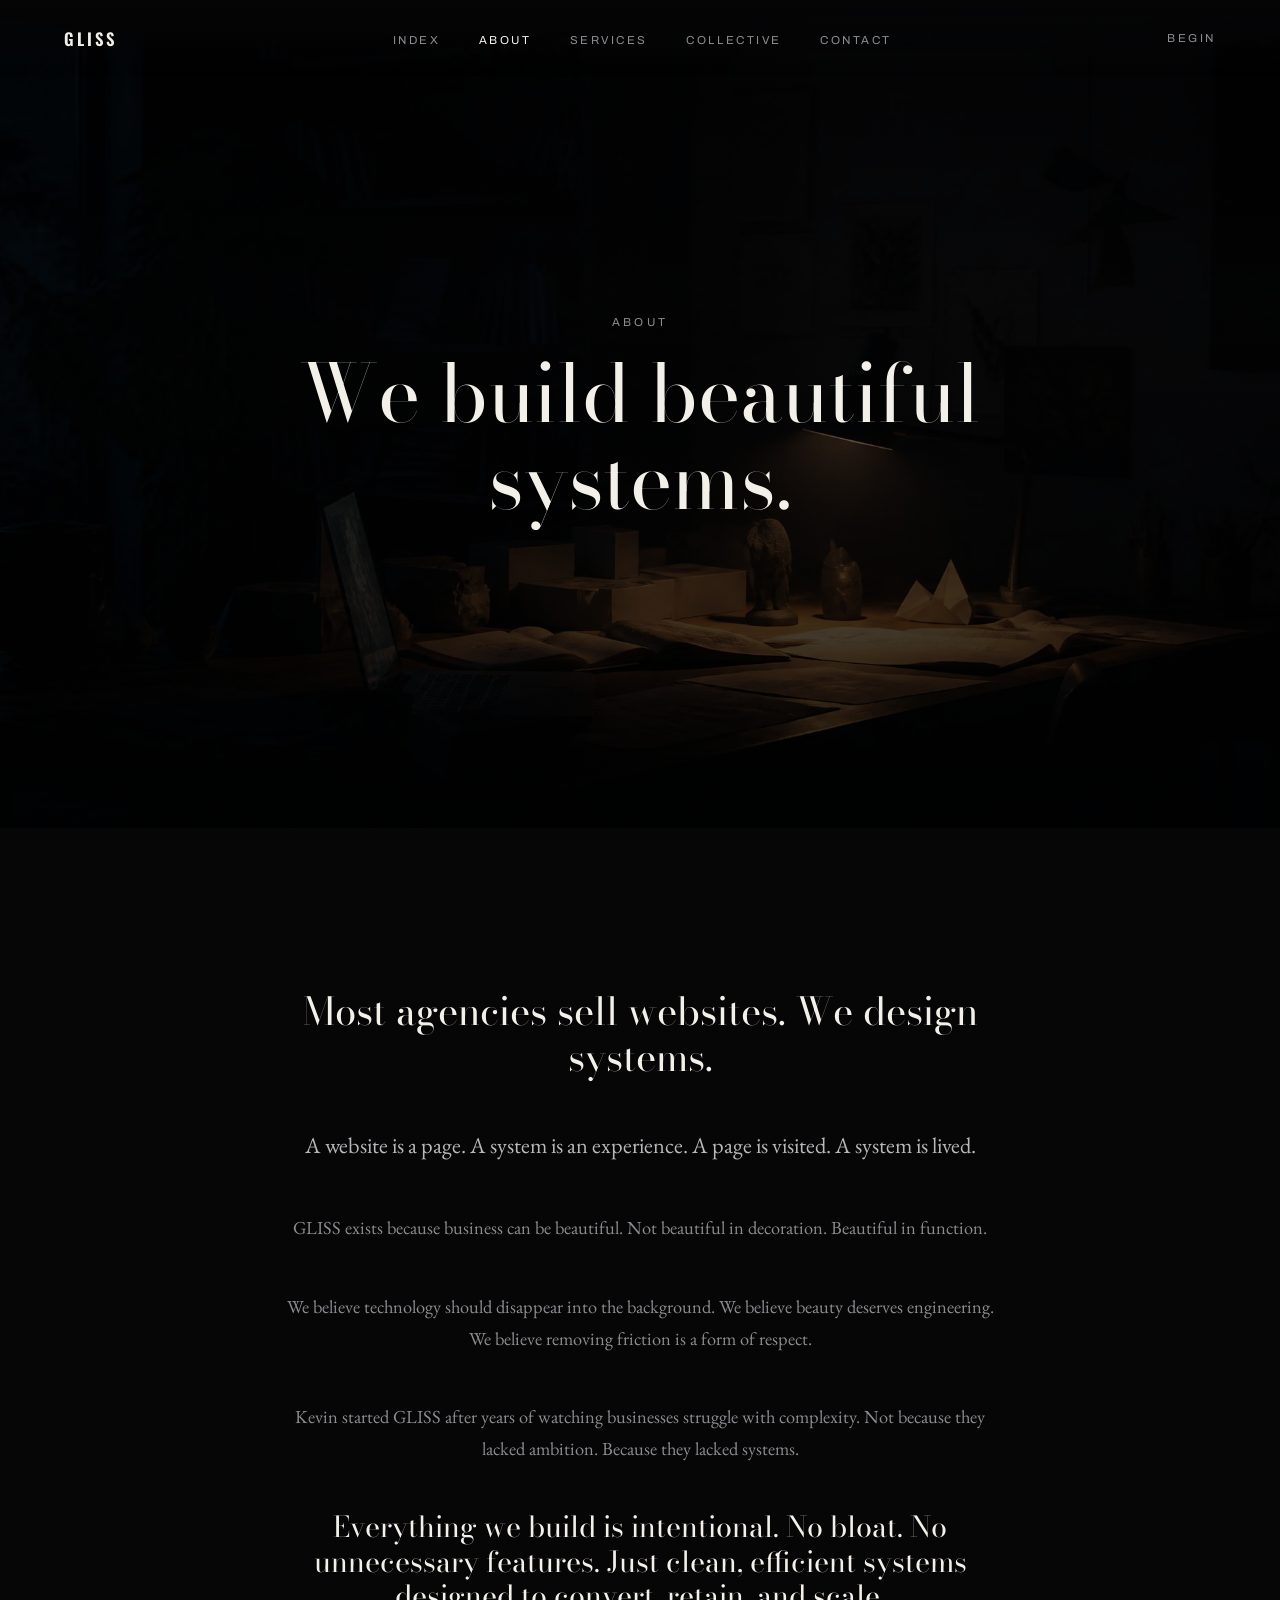
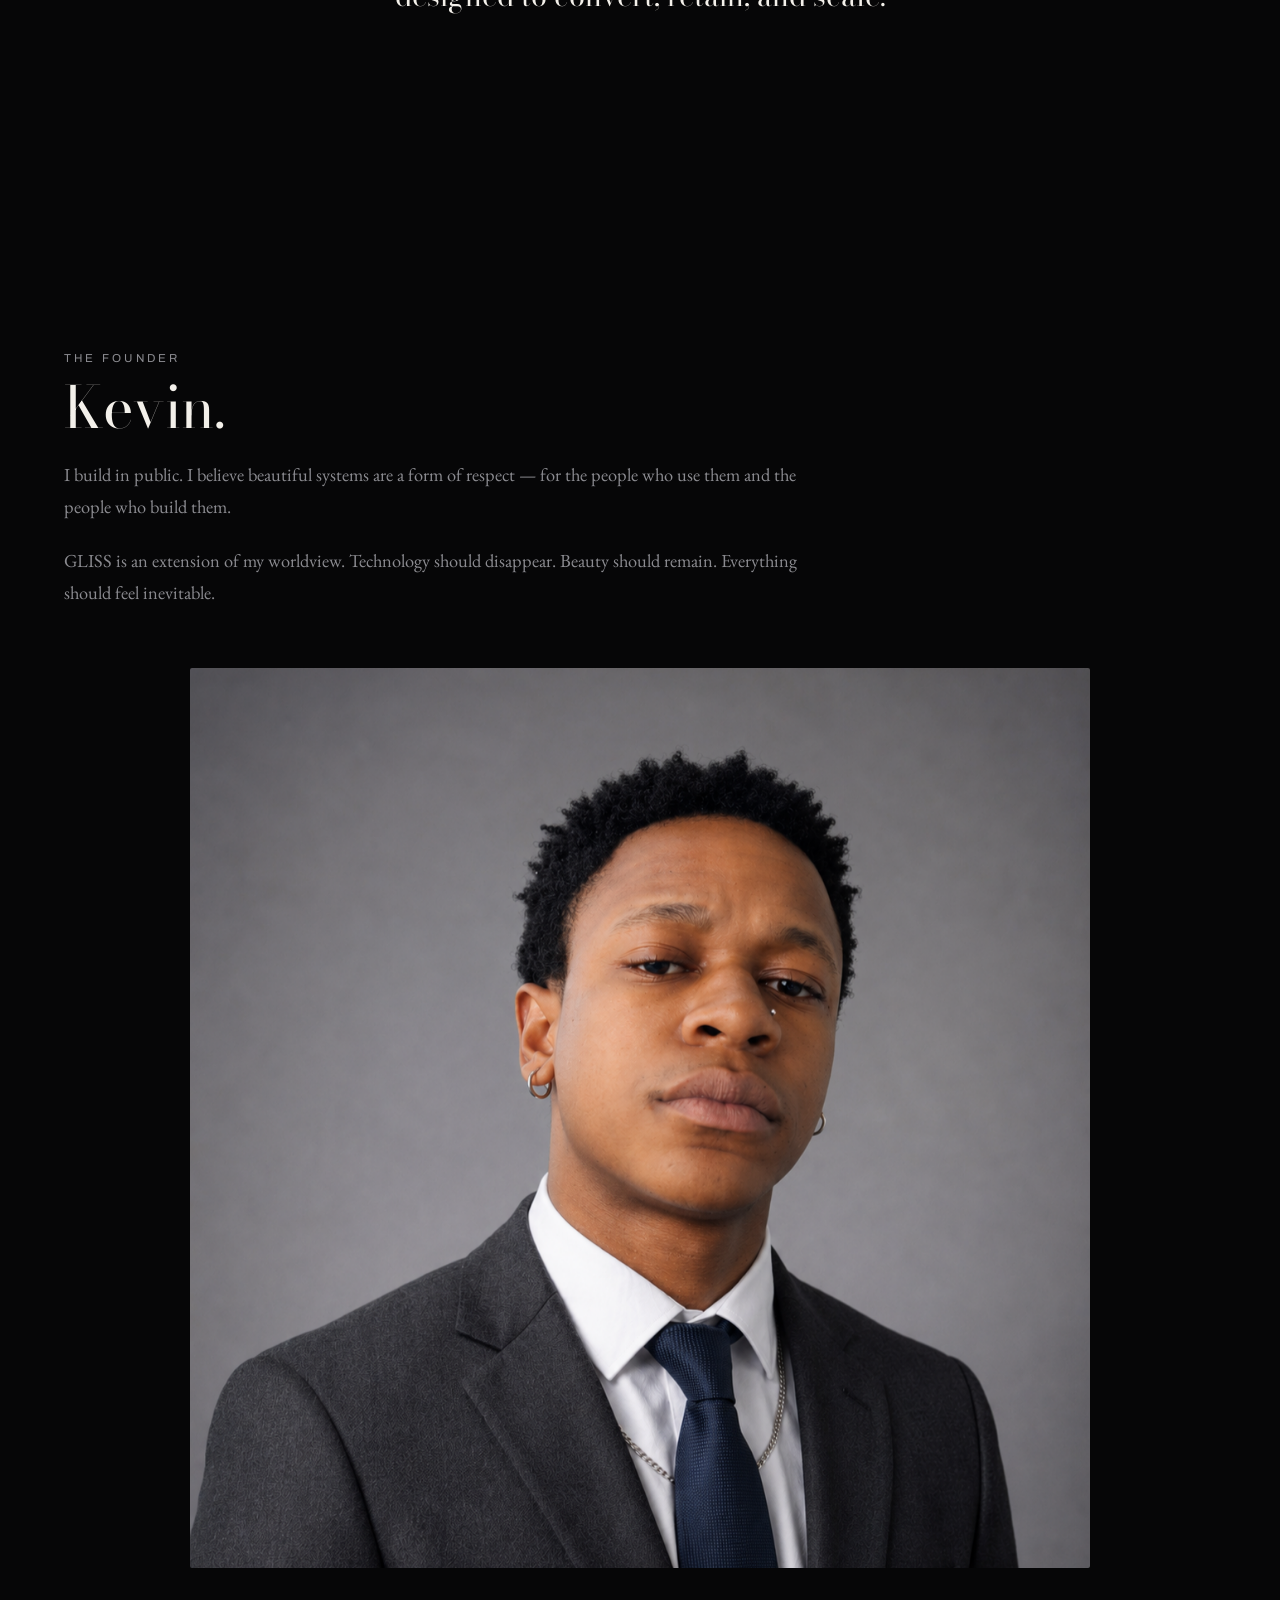
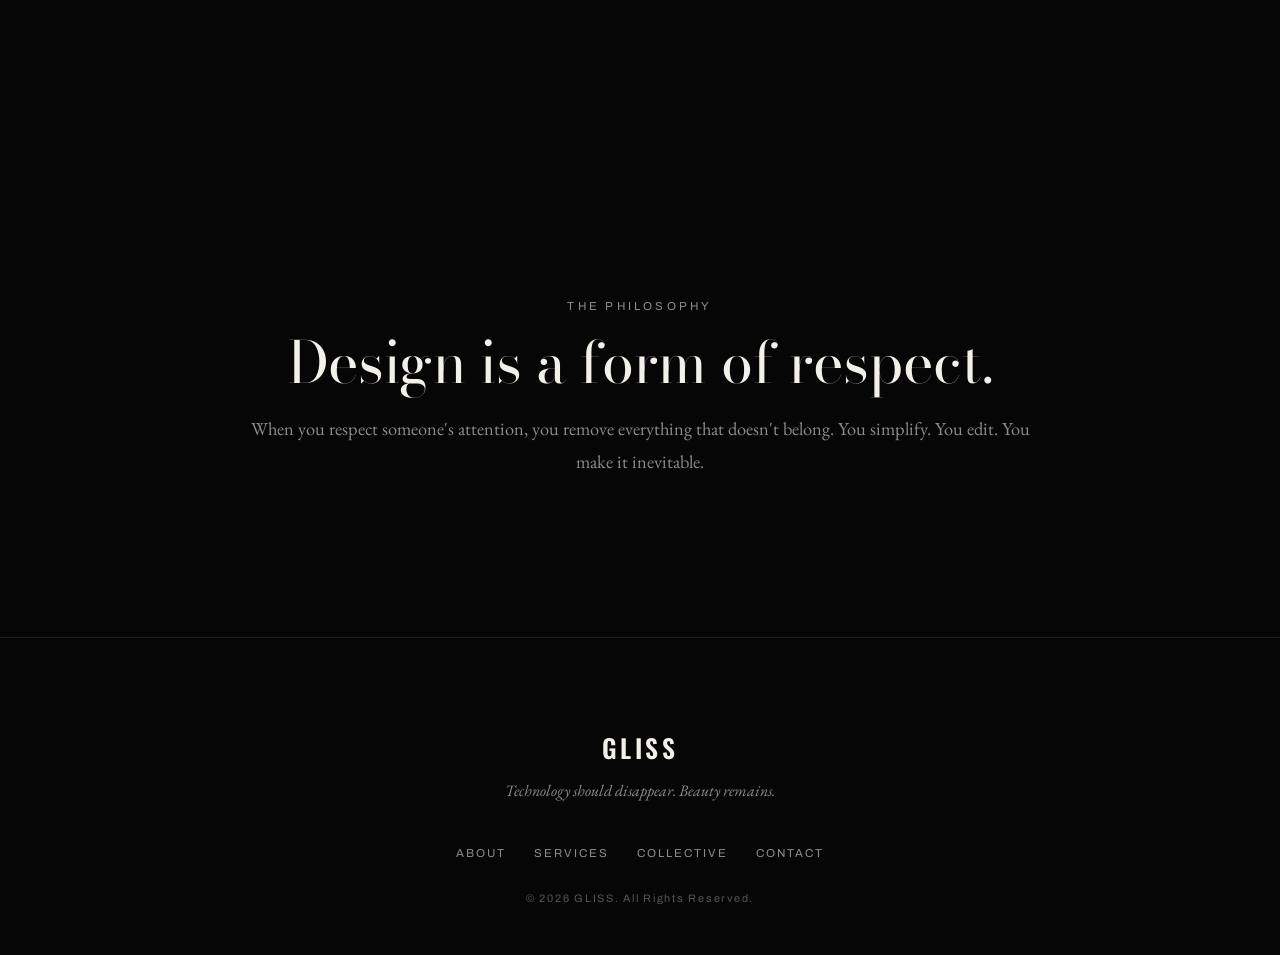
<file: about.html>
<!DOCTYPE html>
<html lang="en">
<head>
<meta charset="UTF-8">
<meta name="viewport" content="width=device-width, initial-scale=1.0">
<title>About — GLISS</title>
<meta name="description" content="We build beautiful systems. Most agencies sell websites. We design systems.">
<link rel="icon" href="favicon.ico">
<link rel="preconnect" href="https://fonts.googleapis.com">
<link rel="preconnect" href="https://fonts.gstatic.com" crossorigin>
<link href="https://fonts.googleapis.com/css2?family=Bodoni+Moda:ital,wght@0,400;0,500;1,400&family=EB+Garamond:ital,wght@0,400;0,500;1,400&family=Archivo:wght@400;500;600&family=Oswald:wght@500;600&display=swap" rel="stylesheet">
<link rel="stylesheet" href="style.css">
</head>
<body>

<nav class="nav">
  <a href="index.html" class="nav__logo">GLISS</a>
  <ul class="nav__links">
    <li><a href="index.html">Index</a></li>
    <li><a href="about.html" class="active">About</a></li>
    <li><a href="services.html">Services</a></li>
    <li><a href="collective.html">Collective</a></li>
    <li><a href="contact.html">Contact</a></li>
  </ul>
  <a href="https://wa.me/27714636308?text=Hi%20GLISS%2C%20I%27d%20like%20to%20begin." class="nav__begin" target="_blank" rel="noopener">Begin</a>
  <button class="nav__toggle" aria-label="Menu"><span></span><span></span><span></span></button>
</nav>

<div class="mobile-menu">
  <a href="index.html">Index</a>
  <a href="about.html">About</a>
  <a href="services.html">Services</a>
  <a href="collective.html">Collective</a>
  <a href="contact.html">Contact</a>
</div>

<!-- HERO -->
<section class="hero hero--tall">
  <img class="hero__bg" src="images/about-hero.jpg" alt="" style="opacity:0.5;">
  <div class="hero__scrim"></div>
  <div class="hero__content">
    <p class="label hero__label">About</p>
    <h1 class="hero__title" data-split-words>We build beautiful systems.</h1>
  </div>
</section>

<!-- PHILOSOPHY BLOCKS -->
<section class="section section--dark" style="text-align:center;">
  <div class="about-block reveal">
    <h2 class="title-md">Most agencies sell websites. We design systems.</h2>
  </div>
  <div class="about-block reveal">
    <p class="body-copy body-copy--lg">A website is a page. A system is an experience. A page is visited. A system is lived.</p>
  </div>
  <div class="about-block reveal">
    <p class="body-copy">GLISS exists because business can be beautiful. Not beautiful in decoration. Beautiful in function.</p>
  </div>
  <div class="about-block reveal">
    <p class="body-copy">We believe technology should disappear into the background. We believe beauty deserves engineering. We believe removing friction is a form of respect.</p>
  </div>
  <div class="about-block reveal">
    <p class="body-copy">Kevin started GLISS after years of watching businesses struggle with complexity. Not because they lacked ambition. Because they lacked systems.</p>
  </div>
  <div class="about-block reveal">
    <p class="title-md" style="font-size:clamp(1.3rem,2.6vw,1.8rem);">Everything we build is intentional. No bloat. No unnecessary features. Just clean, efficient systems designed to convert, retain, and scale.</p>
  </div>
</section>

<!-- FOUNDER -->
<section class="section section--dark">
  <div class="section__inner section__inner--left reveal">
    <p class="label">The Founder</p>
    <h2 class="title-lg" style="margin-top:6px;">Kevin.</h2>
    <p class="body-copy">I build in public. I believe beautiful systems are a form of respect — for the people who use them and the people who build them.</p>
    <p class="body-copy">GLISS is an extension of my worldview. Technology should disappear. Beauty should remain. Everything should feel inevitable.</p>
  </div>

  <div class="founder-portrait reveal">
    <img src="images/about-door.jpg" alt="An open wooden door set into an old stone archway, warm light spilling onto wet cobblestone.">
  </div>
</section>

<!-- PHILOSOPHY -->
<section class="section section--dark" style="text-align:center;">
  <div class="section__inner reveal">
    <p class="label">The Philosophy</p>
    <h2 class="title-lg">Design is a form of respect.</h2>
    <p class="body-copy">When you respect someone's attention, you remove everything that doesn't belong. You simplify. You edit. You make it inevitable.</p>
  </div>
</section>

<footer class="footer">
  <div class="footer__logo">GLISS</div>
  <p class="footer__tag">Technology should disappear. Beauty remains.</p>
  <ul class="footer__links">
    <li><a href="about.html">About</a></li>
    <li><a href="services.html">Services</a></li>
    <li><a href="collective.html">Collective</a></li>
    <li><a href="contact.html">Contact</a></li>
  </ul>
  <p class="footer__copy">© 2026 GLISS. All Rights Reserved.</p>
</footer>

<script src="script.js"></script>
</body>
</html>
</file>
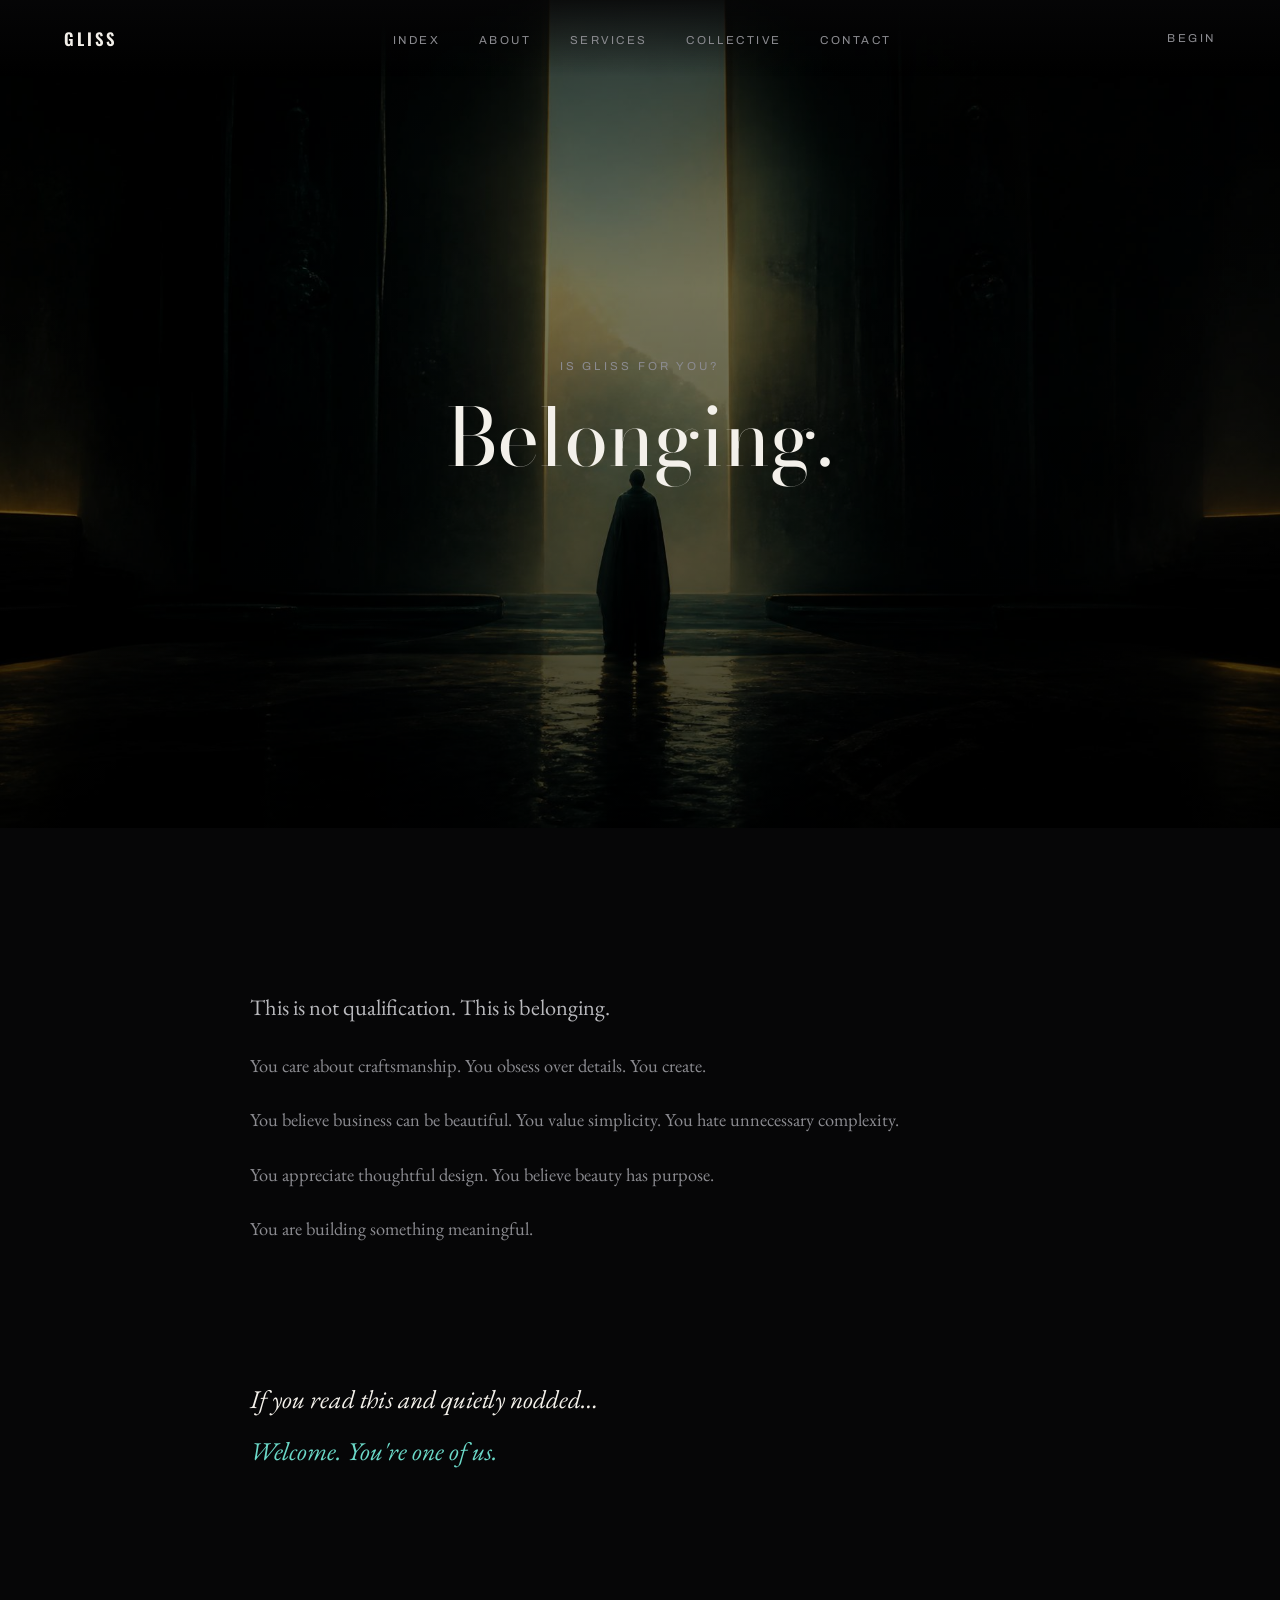
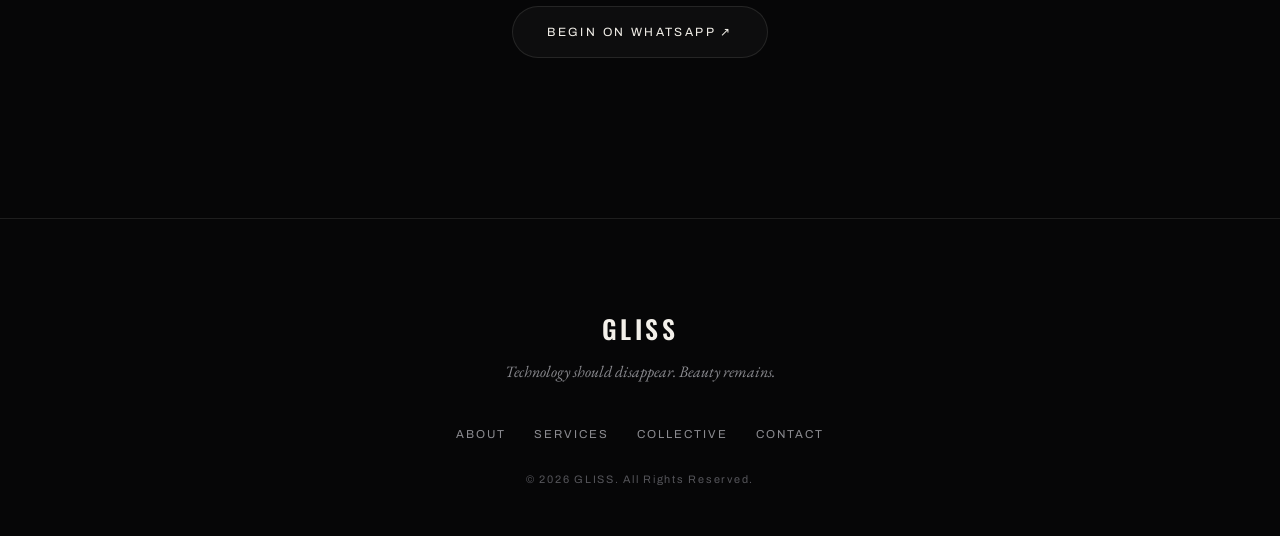
<file: belonging.html>
<!DOCTYPE html>
<html lang="en">
<head>
<meta charset="UTF-8">
<meta name="viewport" content="width=device-width, initial-scale=1.0">
<title>Belonging — GLISS</title>
<meta name="description" content="Is GLISS for you? This is not qualification. This is belonging.">
<link rel="icon" href="favicon.ico">
<link rel="preconnect" href="https://fonts.googleapis.com">
<link rel="preconnect" href="https://fonts.gstatic.com" crossorigin>
<link href="https://fonts.googleapis.com/css2?family=Bodoni+Moda:ital,wght@0,400;0,500;1,400&family=EB+Garamond:ital,wght@0,400;0,500;1,400&family=Archivo:wght@400;500;600&family=Oswald:wght@500;600&display=swap" rel="stylesheet">
<link rel="stylesheet" href="style.css">
</head>
<body>

<nav class="nav">
  <a href="index.html" class="nav__logo">GLISS</a>
  <ul class="nav__links">
    <li><a href="index.html">Index</a></li>
    <li><a href="about.html">About</a></li>
    <li><a href="services.html">Services</a></li>
    <li><a href="collective.html">Collective</a></li>
    <li><a href="contact.html">Contact</a></li>
  </ul>
  <a href="https://wa.me/27714636308?text=Hi%20GLISS%2C%20I%27d%20like%20to%20begin." class="nav__begin" target="_blank" rel="noopener">Begin</a>
  <button class="nav__toggle" aria-label="Menu"><span></span><span></span><span></span></button>
</nav>

<div class="mobile-menu">
  <a href="index.html">Index</a>
  <a href="about.html">About</a>
  <a href="services.html">Services</a>
  <a href="collective.html">Collective</a>
  <a href="contact.html">Contact</a>
</div>

<!-- HERO -->
<section class="hero hero--tall">
  <img class="hero__bg" src="images/belonging-hero.jpg" alt="" style="opacity:0.55;">
  <div class="hero__scrim"></div>
  <div class="hero__content">
    <p class="label hero__label">Is GLISS For You?</p>
    <h1 class="hero__title" data-split-words>Belonging.</h1>
  </div>
</section>

<!-- COPY -->
<section class="section section--dark">
  <div class="section__inner reveal">
    <p class="body-copy body-copy--lg">This is not qualification. This is belonging.</p>
    <p class="body-copy">You care about craftsmanship. You obsess over details. You create.</p>
    <p class="body-copy">You believe business can be beautiful. You value simplicity. You hate unnecessary complexity.</p>
    <p class="body-copy">You appreciate thoughtful design. You believe beauty has purpose.</p>
    <p class="body-copy">You are building something meaningful.</p>
  </div>

  <div class="spacer"></div>

  <div class="section__inner reveal">
    <p class="accent-line" style="color:var(--off-white); font-size:clamp(1.2rem,2.6vw,1.6rem);">If you read this and quietly nodded&hellip;</p>
    <p class="accent-line" style="font-size:clamp(1.2rem,2.6vw,1.6rem);">Welcome. You're one of us.</p>
  </div>

  <div class="spacer"></div>

  <div class="section__inner reveal" style="text-align:center;">
    <a href="https://wa.me/27714636308?text=Hi%20GLISS%2C%20I%27d%20like%20to%20begin." class="btn" target="_blank" rel="noopener">Begin on WhatsApp ↗</a>
  </div>
</section>

<footer class="footer">
  <div class="footer__logo">GLISS</div>
  <p class="footer__tag">Technology should disappear. Beauty remains.</p>
  <ul class="footer__links">
    <li><a href="about.html">About</a></li>
    <li><a href="services.html">Services</a></li>
    <li><a href="collective.html">Collective</a></li>
    <li><a href="contact.html">Contact</a></li>
  </ul>
  <p class="footer__copy">© 2026 GLISS. All Rights Reserved.</p>
</footer>

<script src="script.js"></script>
</body>
</html>
</file>
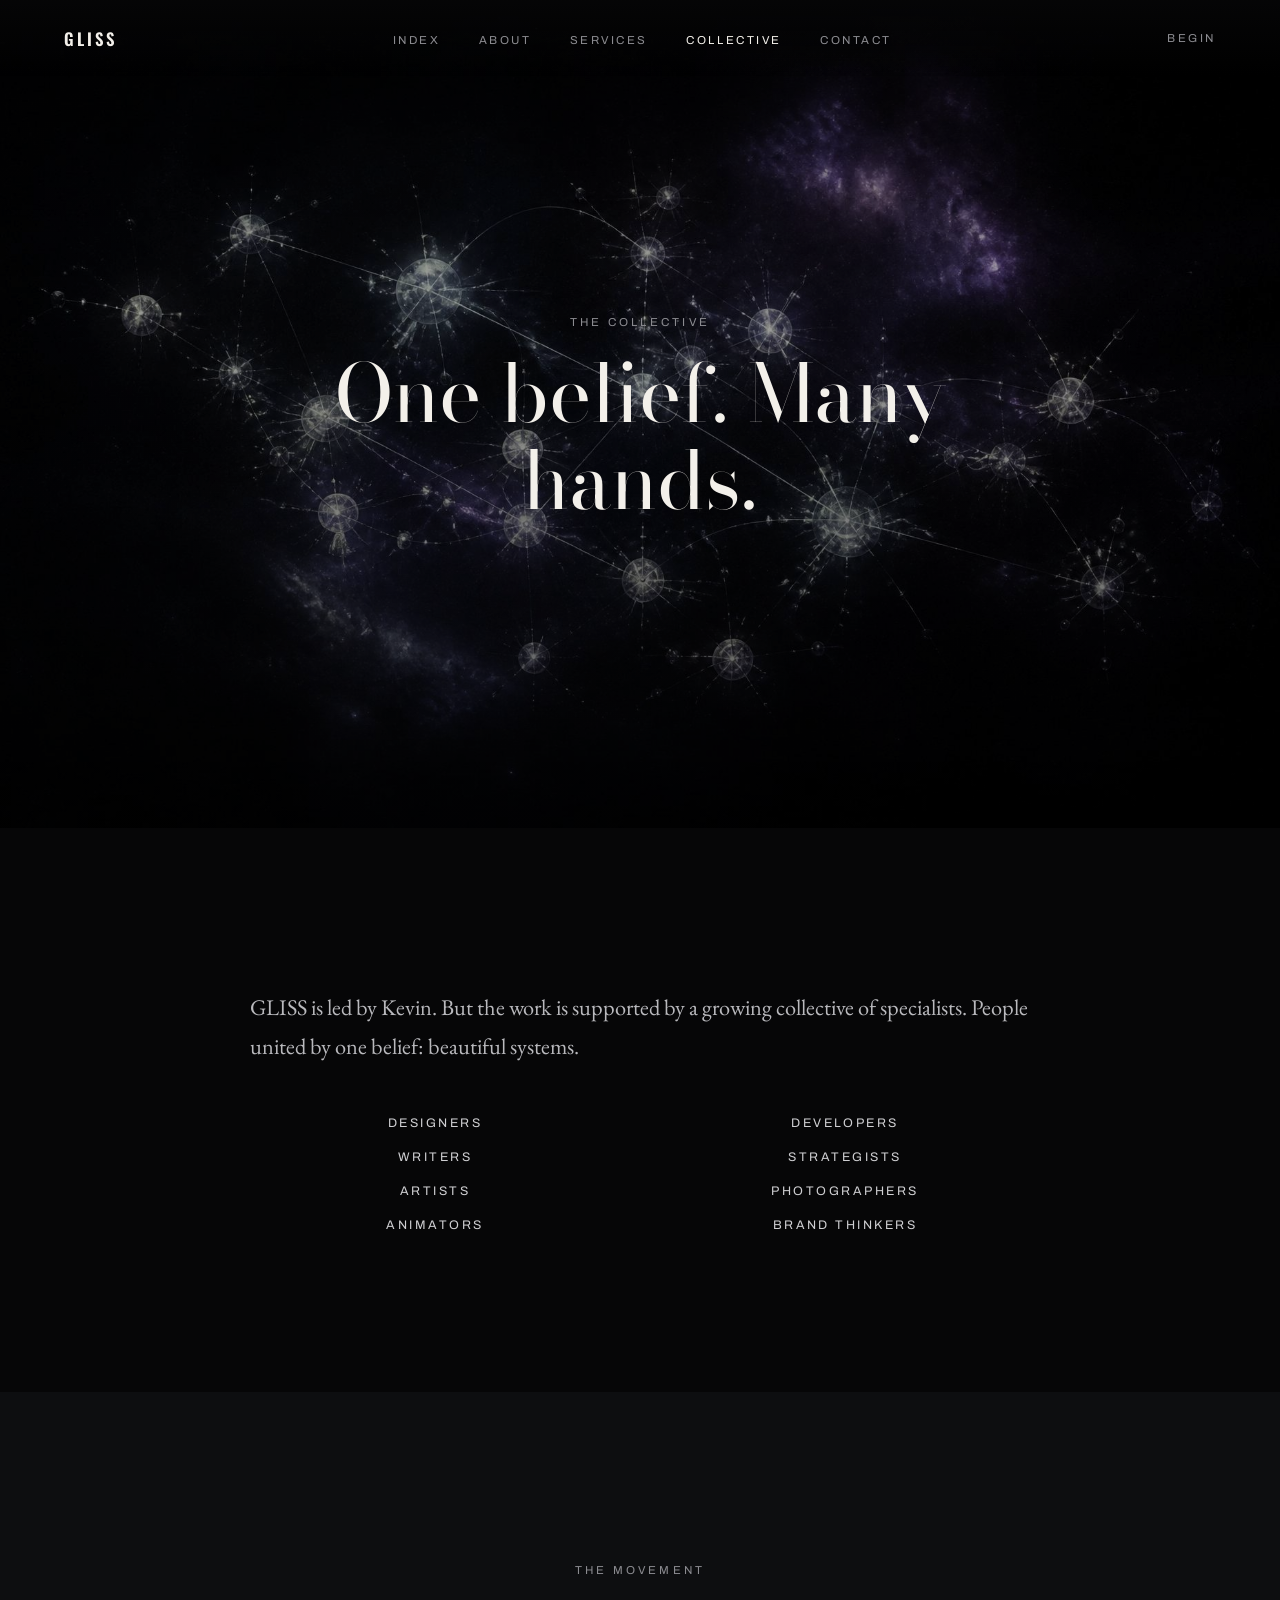
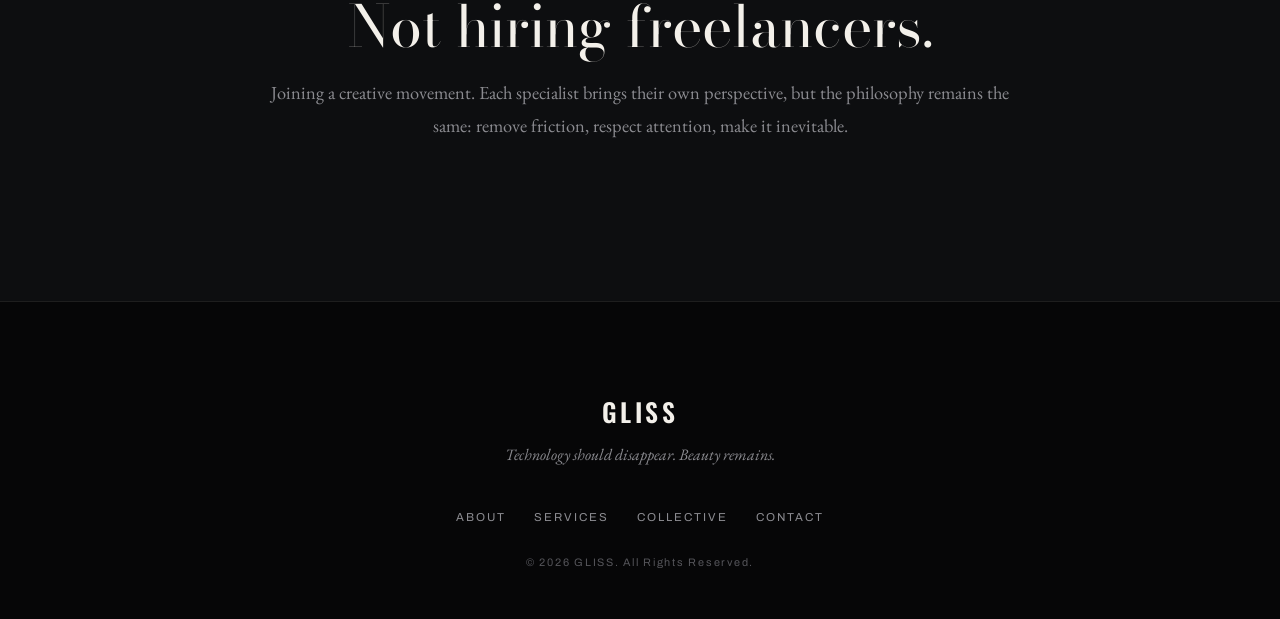
<file: collective.html>
<!DOCTYPE html>
<html lang="en">
<head>
<meta charset="UTF-8">
<meta name="viewport" content="width=device-width, initial-scale=1.0">
<title>Collective — GLISS</title>
<meta name="description" content="One belief. Many hands. GLISS is led by Kevin, supported by a growing collective of specialists.">
<link rel="icon" href="favicon.ico">
<link rel="preconnect" href="https://fonts.googleapis.com">
<link rel="preconnect" href="https://fonts.gstatic.com" crossorigin>
<link href="https://fonts.googleapis.com/css2?family=Bodoni+Moda:ital,wght@0,400;0,500;1,400&family=EB+Garamond:ital,wght@0,400;0,500;1,400&family=Archivo:wght@400;500;600&family=Oswald:wght@500;600&display=swap" rel="stylesheet">
<link rel="stylesheet" href="style.css">
</head>
<body>

<nav class="nav">
  <a href="index.html" class="nav__logo">GLISS</a>
  <ul class="nav__links">
    <li><a href="index.html">Index</a></li>
    <li><a href="about.html">About</a></li>
    <li><a href="services.html">Services</a></li>
    <li><a href="collective.html" class="active">Collective</a></li>
    <li><a href="contact.html">Contact</a></li>
  </ul>
  <a href="https://wa.me/27714636308?text=Hi%20GLISS%2C%20I%27d%20like%20to%20begin." class="nav__begin" target="_blank" rel="noopener">Begin</a>
  <button class="nav__toggle" aria-label="Menu"><span></span><span></span><span></span></button>
</nav>

<div class="mobile-menu">
  <a href="index.html">Index</a>
  <a href="about.html">About</a>
  <a href="services.html">Services</a>
  <a href="collective.html">Collective</a>
  <a href="contact.html">Contact</a>
</div>

<!-- HERO -->
<section class="hero hero--tall">
  <img class="hero__bg" src="images/collective-bg.jpg" alt="" style="opacity:0.75;">
  <div class="hero__scrim"></div>
  <div class="hero__content">
    <p class="label hero__label">The Collective</p>
    <h1 class="hero__title" data-split-words>One belief. Many hands.</h1>
  </div>
</section>

<!-- ROLES -->
<section class="section section--dark">
  <div class="section__inner reveal">
    <p class="body-copy body-copy--lg">GLISS is led by Kevin. But the work is supported by a growing collective of specialists. People united by one belief: beautiful systems.</p>
    <div class="roles-grid">
      <span>Designers</span><span>Developers</span>
      <span>Writers</span><span>Strategists</span>
      <span>Artists</span><span>Photographers</span>
      <span>Animators</span><span>Brand Thinkers</span>
    </div>
  </div>
</section>

<!-- THE MOVEMENT -->
<section class="section section--panel" style="text-align:center;">
  <div class="section__inner reveal">
    <p class="label">The Movement</p>
    <h2 class="title-lg">Not hiring freelancers.</h2>
    <p class="body-copy">Joining a creative movement. Each specialist brings their own perspective, but the philosophy remains the same: remove friction, respect attention, make it inevitable.</p>
  </div>
</section>

<footer class="footer">
  <div class="footer__logo">GLISS</div>
  <p class="footer__tag">Technology should disappear. Beauty remains.</p>
  <ul class="footer__links">
    <li><a href="about.html">About</a></li>
    <li><a href="services.html">Services</a></li>
    <li><a href="collective.html">Collective</a></li>
    <li><a href="contact.html">Contact</a></li>
  </ul>
  <p class="footer__copy">© 2026 GLISS. All Rights Reserved.</p>
</footer>

<script src="script.js"></script>
</body>
</html>
</file>
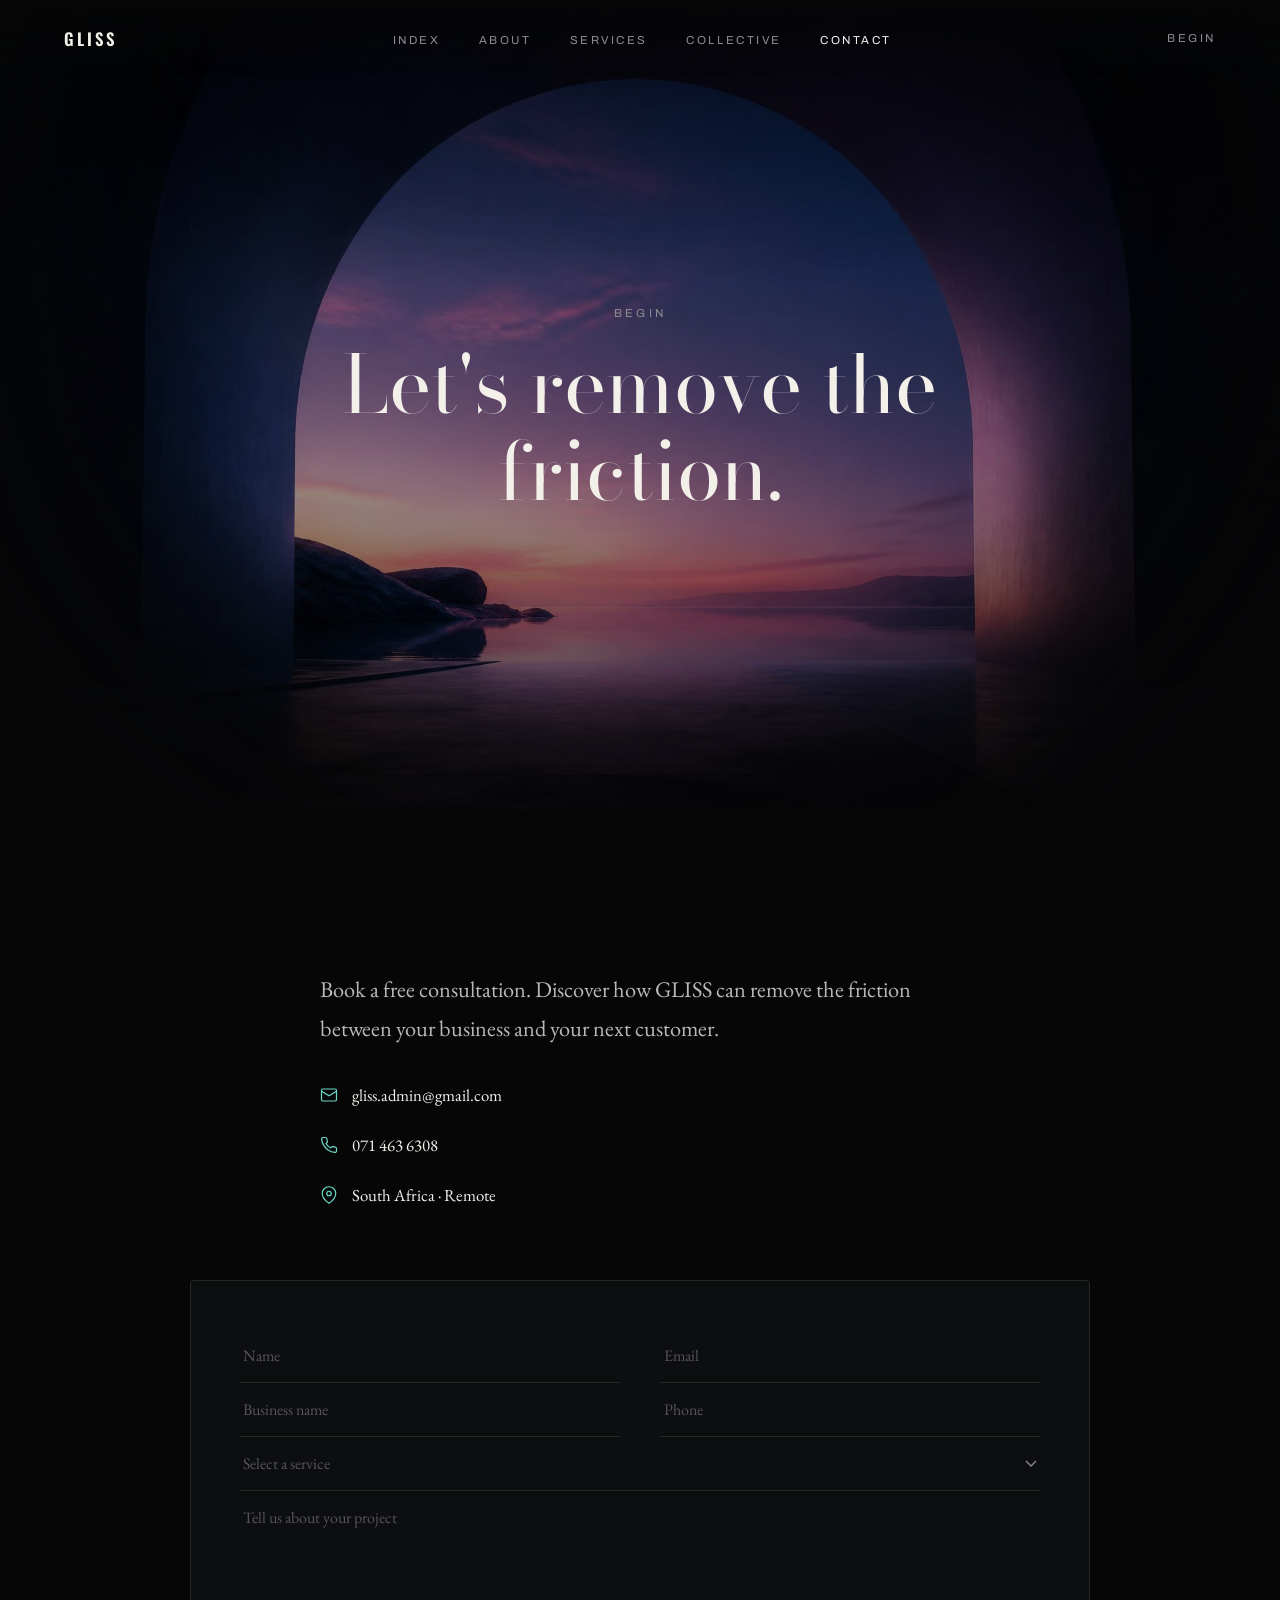
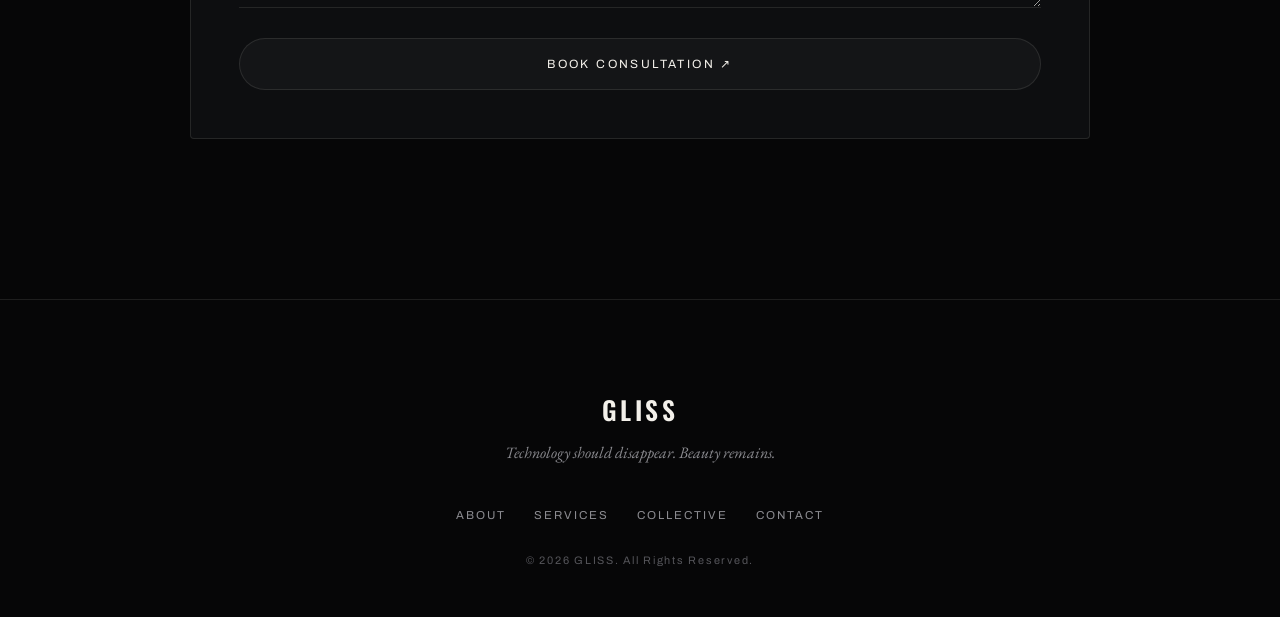
<file: contact.html>
<!DOCTYPE html>
<html lang="en">
<head>
<meta charset="UTF-8">
<meta name="viewport" content="width=device-width, initial-scale=1.0">
<title>Contact — GLISS</title>
<meta name="description" content="Let's remove the friction. Book a free consultation with GLISS.">
<link rel="icon" href="favicon.ico">
<link rel="preconnect" href="https://fonts.googleapis.com">
<link rel="preconnect" href="https://fonts.gstatic.com" crossorigin>
<link href="https://fonts.googleapis.com/css2?family=Bodoni+Moda:ital,wght@0,400;0,500;1,400&family=EB+Garamond:ital,wght@0,400;0,500;1,400&family=Archivo:wght@400;500;600&family=Oswald:wght@500;600&display=swap" rel="stylesheet">
<link rel="stylesheet" href="style.css">
</head>
<body>

<nav class="nav">
  <a href="index.html" class="nav__logo">GLISS</a>
  <ul class="nav__links">
    <li><a href="index.html">Index</a></li>
    <li><a href="about.html">About</a></li>
    <li><a href="services.html">Services</a></li>
    <li><a href="collective.html">Collective</a></li>
    <li><a href="contact.html" class="active">Contact</a></li>
  </ul>
  <a href="https://wa.me/27714636308?text=Hi%20GLISS%2C%20I%27d%20like%20to%20begin." class="nav__begin" target="_blank" rel="noopener">Begin</a>
  <button class="nav__toggle" aria-label="Menu"><span></span><span></span><span></span></button>
</nav>

<div class="mobile-menu">
  <a href="index.html">Index</a>
  <a href="about.html">About</a>
  <a href="services.html">Services</a>
  <a href="collective.html">Collective</a>
  <a href="contact.html">Contact</a>
</div>

<!-- HERO -->
<section class="contact-arch">
  <img class="hero__bg" src="images/sunset-ocean.jpg" alt="" style="opacity:0.85;">
  <div class="hero__scrim"></div>
  <div class="hero__content">
    <p class="label hero__label">Begin</p>
    <h1 class="hero__title" data-split-words>Let's remove the friction.</h1>
  </div>
</section>

<!-- FORM -->
<section class="section section--dark">

  <div class="contact-info reveal">
    <p class="body-copy body-copy--lg">Book a free consultation. Discover how GLISS can remove the friction between your business and your next customer.</p>

    <a href="mailto:gliss.admin@gmail.com" class="contact-info__row">
      <svg width="18" height="18" viewBox="0 0 24 24" fill="none" stroke="currentColor" stroke-width="1.6"><rect x="2" y="4" width="20" height="16" rx="2"/><path d="M2 7l10 6 10-6"/></svg>
      gliss.admin@gmail.com
    </a>
    <a href="https://wa.me/27714636308" class="contact-info__row" target="_blank" rel="noopener">
      <svg width="18" height="18" viewBox="0 0 24 24" fill="none" stroke="currentColor" stroke-width="1.6"><path d="M22 16.92v3a2 2 0 0 1-2.18 2 19.79 19.79 0 0 1-8.63-3.07 19.5 19.5 0 0 1-6-6 19.79 19.79 0 0 1-3.07-8.67A2 2 0 0 1 4.11 2h3a2 2 0 0 1 2 1.72c.127.96.361 1.903.7 2.81a2 2 0 0 1-.45 2.11L8.09 9.91a16 16 0 0 0 6 6l1.27-1.27a2 2 0 0 1 2.11-.45c.907.339 1.85.573 2.81.7A2 2 0 0 1 22 16.92z"/></svg>
      071 463 6308
    </a>
    <div class="contact-info__row">
      <svg width="18" height="18" viewBox="0 0 24 24" fill="none" stroke="currentColor" stroke-width="1.6"><path d="M21 10c0 7-9 13-9 13s-9-6-9-13a9 9 0 0 1 18 0z"/><circle cx="12" cy="10" r="3"/></svg>
      South Africa · Remote
    </div>
  </div>

  <form class="form-wrap reveal" id="contact-form">
    <div class="form-grid">
      <input class="field" type="text" name="name" placeholder="Name" required>
      <input class="field" type="email" name="email" placeholder="Email" required>
      <input class="field" type="text" name="business" placeholder="Business name">
      <input class="field" type="tel" name="phone" placeholder="Phone">
      <select class="field full" name="service">
        <option value="">Select a service</option>
        <option value="Beautiful Websites">Beautiful Websites</option>
        <option value="Brand Systems">Brand Systems</option>
        <option value="Customer Journeys">Customer Journeys</option>
        <option value="Marketing">Marketing</option>
        <option value="AI Automation">AI Automation</option>
        <option value="Creative Direction">Creative Direction</option>
      </select>
      <textarea class="field full" name="message" placeholder="Tell us about your project" rows="4"></textarea>
    </div>
    <button type="submit" class="btn">Book Consultation ↗</button>
  </form>

</section>

<footer class="footer">
  <div class="footer__logo">GLISS</div>
  <p class="footer__tag">Technology should disappear. Beauty remains.</p>
  <ul class="footer__links">
    <li><a href="about.html">About</a></li>
    <li><a href="services.html">Services</a></li>
    <li><a href="collective.html">Collective</a></li>
    <li><a href="contact.html">Contact</a></li>
  </ul>
  <p class="footer__copy">© 2026 GLISS. All Rights Reserved.</p>
</footer>

<script src="script.js"></script>
</body>
</html>
</file>
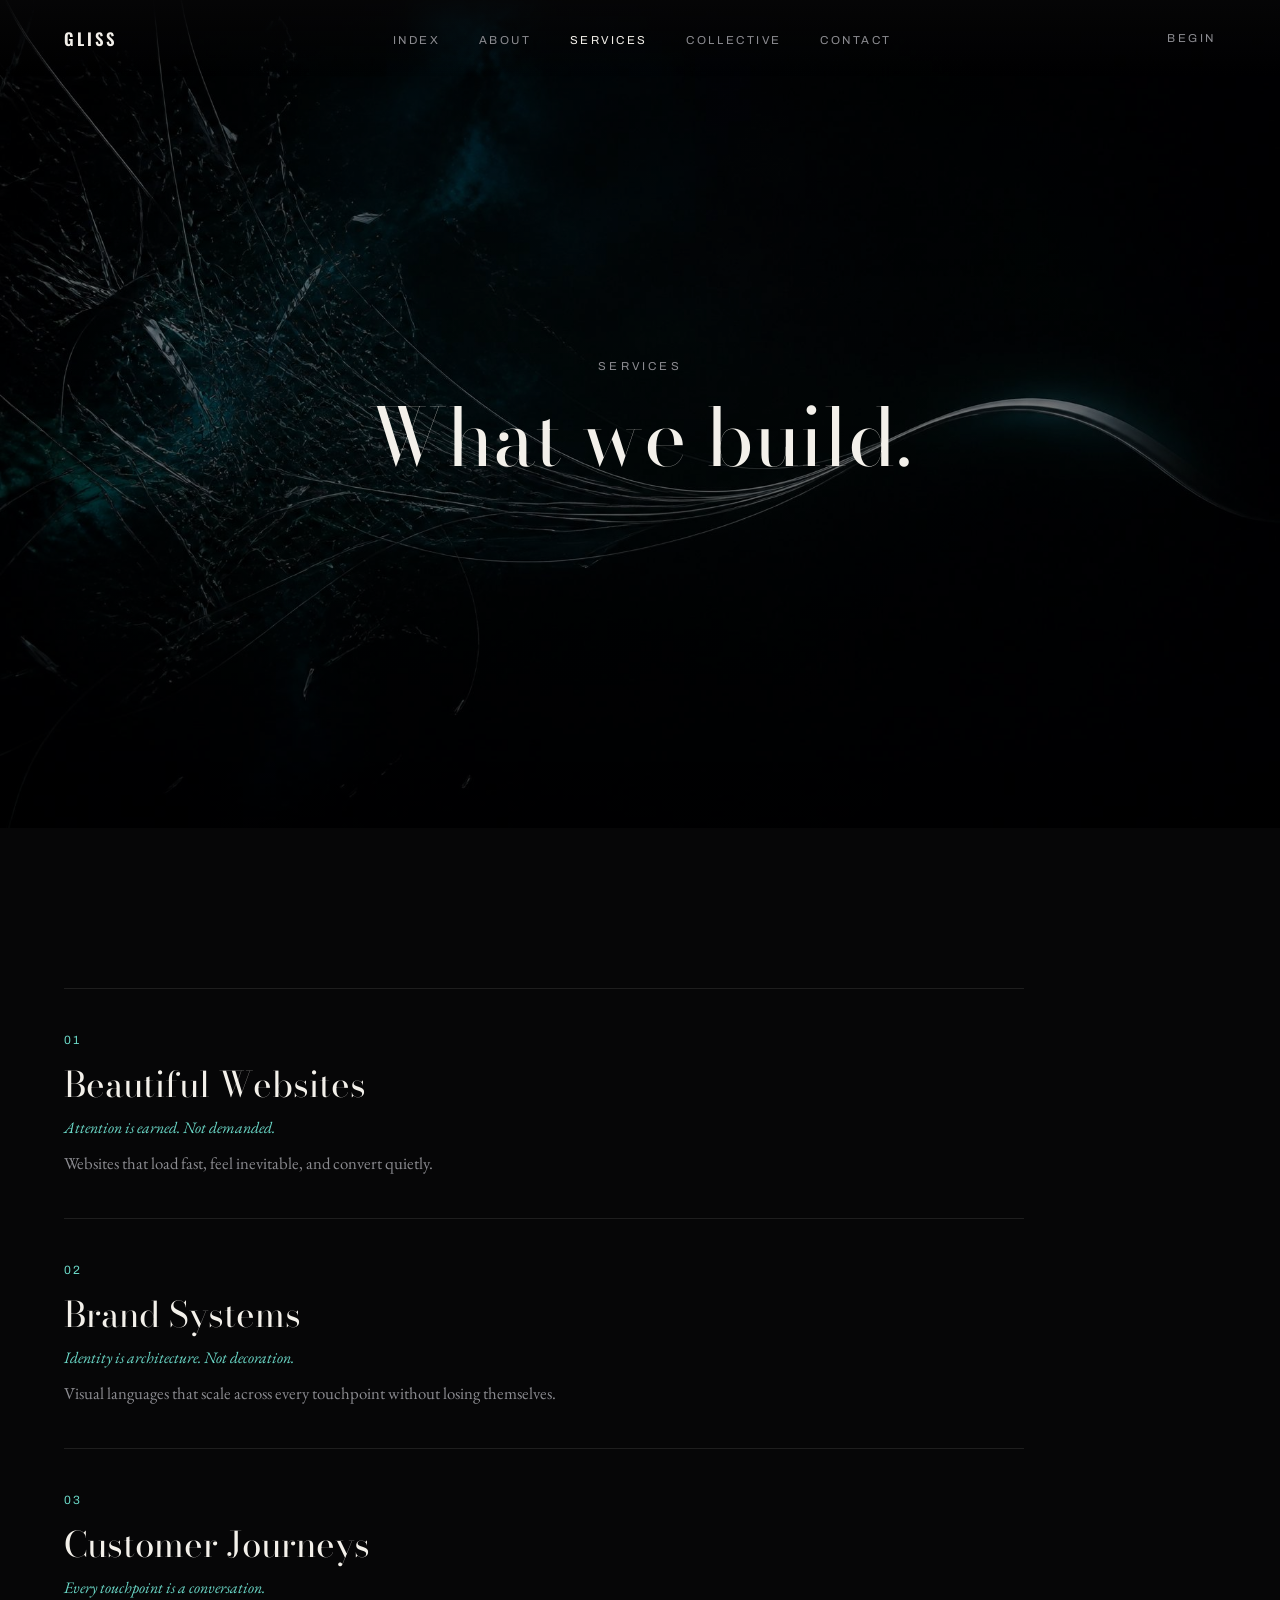
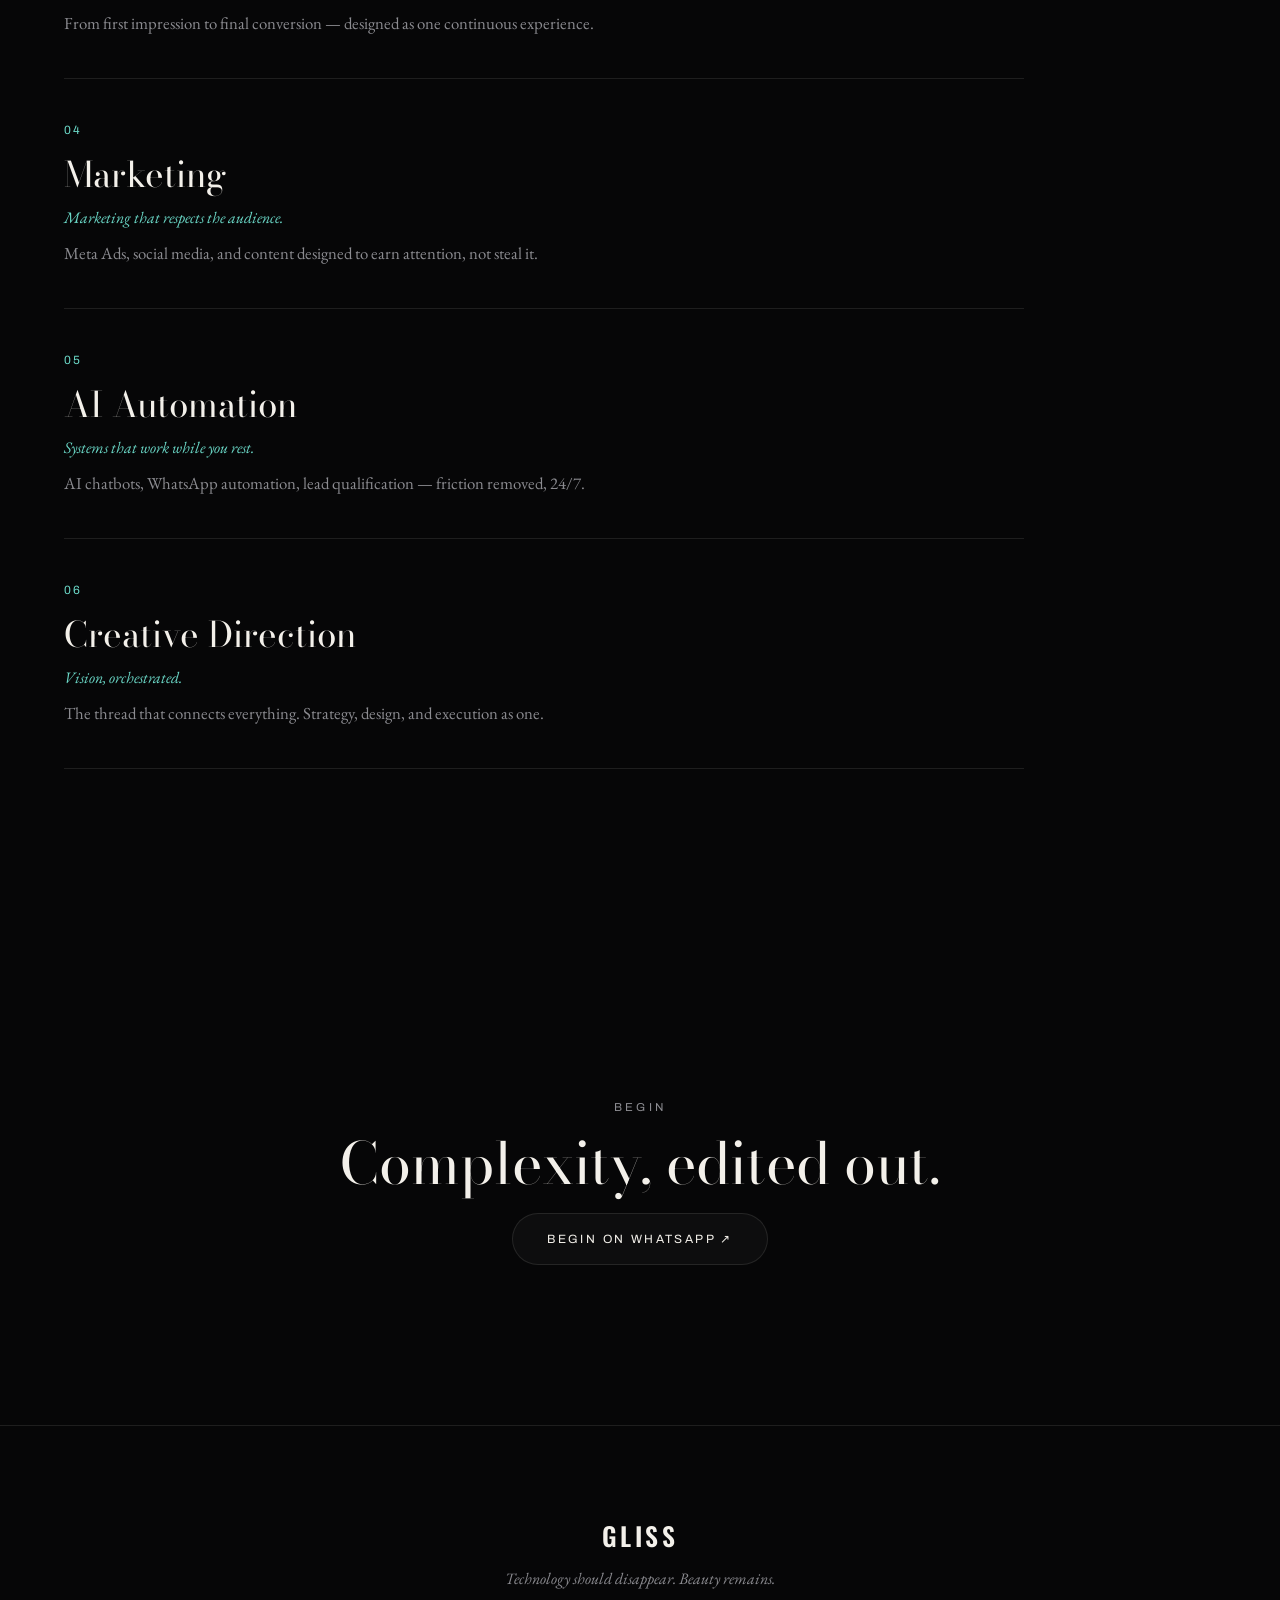
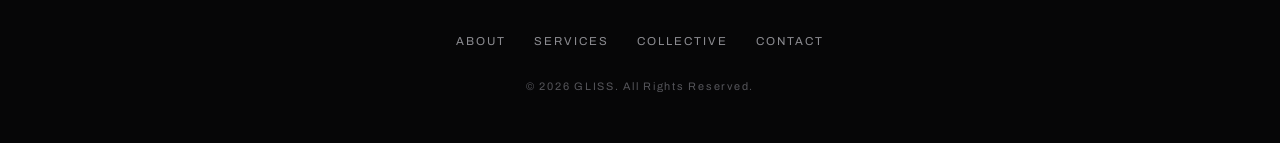
<file: services.html>
<!DOCTYPE html>
<html lang="en">
<head>
<meta charset="UTF-8">
<meta name="viewport" content="width=device-width, initial-scale=1.0">
<title>Services — GLISS</title>
<meta name="description" content="What we build. Beautiful websites, brand systems, customer journeys, marketing, AI automation, and creative direction.">
<link rel="icon" href="favicon.ico">
<link rel="preconnect" href="https://fonts.googleapis.com">
<link rel="preconnect" href="https://fonts.gstatic.com" crossorigin>
<link href="https://fonts.googleapis.com/css2?family=Bodoni+Moda:ital,wght@0,400;0,500;1,400&family=EB+Garamond:ital,wght@0,400;0,500;1,400&family=Archivo:wght@400;500;600&family=Oswald:wght@500;600&display=swap" rel="stylesheet">
<link rel="stylesheet" href="style.css">
</head>
<body>

<nav class="nav">
  <a href="index.html" class="nav__logo">GLISS</a>
  <ul class="nav__links">
    <li><a href="index.html">Index</a></li>
    <li><a href="about.html">About</a></li>
    <li><a href="services.html" class="active">Services</a></li>
    <li><a href="collective.html">Collective</a></li>
    <li><a href="contact.html">Contact</a></li>
  </ul>
  <a href="https://wa.me/27714636308?text=Hi%20GLISS%2C%20I%27d%20like%20to%20begin." class="nav__begin" target="_blank" rel="noopener">Begin</a>
  <button class="nav__toggle" aria-label="Menu"><span></span><span></span><span></span></button>
</nav>

<div class="mobile-menu">
  <a href="index.html">Index</a>
  <a href="about.html">About</a>
  <a href="services.html">Services</a>
  <a href="collective.html">Collective</a>
  <a href="contact.html">Contact</a>
</div>

<!-- HERO -->
<section class="hero hero--tall">
  <img class="hero__bg" src="images/systems-bg.jpg" alt="" style="opacity:0.6;">
  <div class="hero__scrim"></div>
  <div class="hero__content">
    <p class="label hero__label">Services</p>
    <h1 class="hero__title" data-split-words>What we build.</h1>
  </div>
</section>

<!-- SERVICE LIST -->
<section class="section section--dark">
  <div class="section__inner section__inner--wide section__inner--left">

    <div class="service-row reveal">
      <span class="num">01</span>
      <h3>Beautiful Websites</h3>
      <p class="tagline">Attention is earned. Not demanded.</p>
      <p class="desc">Websites that load fast, feel inevitable, and convert quietly.</p>
    </div>

    <div class="service-row reveal">
      <span class="num">02</span>
      <h3>Brand Systems</h3>
      <p class="tagline">Identity is architecture. Not decoration.</p>
      <p class="desc">Visual languages that scale across every touchpoint without losing themselves.</p>
    </div>

    <div class="service-row reveal">
      <span class="num">03</span>
      <h3>Customer Journeys</h3>
      <p class="tagline">Every touchpoint is a conversation.</p>
      <p class="desc">From first impression to final conversion — designed as one continuous experience.</p>
    </div>

    <div class="service-row reveal">
      <span class="num">04</span>
      <h3>Marketing</h3>
      <p class="tagline">Marketing that respects the audience.</p>
      <p class="desc">Meta Ads, social media, and content designed to earn attention, not steal it.</p>
    </div>

    <div class="service-row reveal">
      <span class="num">05</span>
      <h3>AI Automation</h3>
      <p class="tagline">Systems that work while you rest.</p>
      <p class="desc">AI chatbots, WhatsApp automation, lead qualification — friction removed, 24/7.</p>
    </div>

    <div class="service-row reveal">
      <span class="num">06</span>
      <h3>Creative Direction</h3>
      <p class="tagline">Vision, orchestrated.</p>
      <p class="desc">The thread that connects everything. Strategy, design, and execution as one.</p>
    </div>

  </div>
</section>

<!-- BEGIN -->
<section class="section section--dark" style="text-align:center;">
  <div class="section__inner reveal">
    <p class="label">Begin</p>
    <h2 class="title-lg">Complexity, edited out.</h2>
    <a href="https://wa.me/27714636308?text=Hi%20GLISS%2C%20I%27d%20like%20to%20begin." class="btn" target="_blank" rel="noopener">Begin on WhatsApp ↗</a>
  </div>
</section>

<footer class="footer">
  <div class="footer__logo">GLISS</div>
  <p class="footer__tag">Technology should disappear. Beauty remains.</p>
  <ul class="footer__links">
    <li><a href="about.html">About</a></li>
    <li><a href="services.html">Services</a></li>
    <li><a href="collective.html">Collective</a></li>
    <li><a href="contact.html">Contact</a></li>
  </ul>
  <p class="footer__copy">© 2026 GLISS. All Rights Reserved.</p>
</footer>

<script src="script.js"></script>
</body>
</html>
</file>
<file: style.css>
/* ==========================================================================
   GLISS — Beautiful Systems
   V2 Editorial Rebuild
   ========================================================================== */

:root {
  --black: #060607;
  --near-black: #0a0a0c;
  --panel: #0d0e10;
  --off-white: #f3f0ea;
  --gray: #8b8b90;
  --gray-dim: #55555a;
  --teal: #6bd9c8;
  --line: rgba(243, 240, 234, 0.1);

  --font-display: 'Bodoni Moda', 'Playfair Display', serif;
  --font-body: 'EB Garamond', Georgia, serif;
  --font-label: 'Archivo', 'Helvetica Neue', Arial, sans-serif;
  --font-wordmark: 'Oswald', 'Archivo', sans-serif;

  --ease: cubic-bezier(0.16, 1, 0.3, 1);
  --nav-h: 76px;
}

* { box-sizing: border-box; }

html { scroll-behavior: smooth; }

body {
  margin: 0;
  background: var(--black);
  color: var(--off-white);
  font-family: var(--font-body);
  -webkit-font-smoothing: antialiased;
  overflow-x: hidden;
}

img { max-width: 100%; display: block; }

a { color: inherit; text-decoration: none; }

.label {
  font-family: var(--font-label);
  font-size: 0.72rem;
  letter-spacing: 0.28em;
  text-transform: uppercase;
  color: var(--gray);
}

.label--teal { color: var(--teal); }

/* ---------------- Navigation ---------------- */

.nav {
  position: fixed;
  top: 0; left: 0; right: 0;
  height: var(--nav-h);
  display: flex;
  align-items: center;
  justify-content: space-between;
  padding: 0 clamp(20px, 5vw, 64px);
  background: linear-gradient(to bottom, rgba(6,6,7,0.85), transparent);
  z-index: 100;
  transition: background 0.4s var(--ease);
}

.nav.is-solid {
  background: rgba(6, 6, 7, 0.92);
  backdrop-filter: blur(10px);
  border-bottom: 1px solid var(--line);
}

.nav__logo {
  font-family: var(--font-wordmark);
  font-weight: 600;
  font-size: 1.05rem;
  letter-spacing: 0.18em;
  color: var(--off-white);
}

.nav__links {
  display: none;
  gap: clamp(20px, 3vw, 40px);
  list-style: none;
  margin: 0; padding: 0;
}

.nav__links a {
  font-family: var(--font-label);
  font-size: 0.72rem;
  letter-spacing: 0.22em;
  text-transform: uppercase;
  color: var(--gray);
  transition: color 0.3s var(--ease);
}

.nav__links a:hover,
.nav__links a.active { color: var(--off-white); }

.nav__begin {
  font-family: var(--font-label);
  font-size: 0.72rem;
  letter-spacing: 0.22em;
  text-transform: uppercase;
  color: var(--gray);
}

.nav__begin:hover { color: var(--teal); }

.nav__toggle {
  display: flex;
  flex-direction: column;
  gap: 5px;
  background: none;
  border: none;
  cursor: pointer;
  padding: 8px;
}
.nav__toggle span {
  width: 20px; height: 1px;
  background: var(--off-white);
}

@media (min-width: 860px) {
  .nav__links { display: flex; }
  .nav__toggle { display: none; }
}

.mobile-menu {
  position: fixed;
  inset: 0;
  background: var(--black);
  z-index: 99;
  display: flex;
  flex-direction: column;
  align-items: flex-start;
  justify-content: center;
  gap: 28px;
  padding: 0 32px;
  transform: translateY(-100%);
  transition: transform 0.5s var(--ease);
}
.mobile-menu.is-open { transform: translateY(0); }
.mobile-menu a {
  font-family: var(--font-display);
  font-size: 2rem;
  color: var(--off-white);
}

@media (min-width: 860px) {
  .mobile-menu { display: none; }
}

/* ---------------- Hero ---------------- */

.hero {
  position: relative;
  min-height: 100svh;
  display: flex;
  align-items: center;
  justify-content: center;
  text-align: center;
  overflow: hidden;
  background: #000;
}

.hero__bg {
  position: absolute;
  inset: 0;
  width: 100%; height: 100%;
  object-fit: cover;
  opacity: 0.75;
}

.hero__scrim {
  position: absolute;
  inset: 0;
  background: linear-gradient(180deg, rgba(0,0,0,0.55) 0%, rgba(0,0,0,0.15) 35%, rgba(0,0,0,0.55) 100%);
}

.hero__content {
  position: relative;
  z-index: 2;
  padding: 0 24px;
  max-width: 900px;
}

.hero__label {
  margin-bottom: 22px;
  opacity: 0;
  animation: fadeUp 1s var(--ease) 0.2s forwards;
}

.hero__title {
  font-family: var(--font-display);
  font-weight: 400;
  font-size: clamp(2.4rem, 7vw, 5rem);
  line-height: 1.08;
  color: var(--off-white);
  margin: 0;
}

.hero__title .word {
  display: inline-block;
  opacity: 0;
  transform: translateY(24px);
  filter: blur(6px);
  animation: revealWord 0.9s var(--ease) forwards;
}

.hero__sub {
  font-family: var(--font-body);
  font-style: italic;
  font-size: clamp(1.1rem, 2.4vw, 1.5rem);
  color: var(--gray);
  margin-top: 20px;
  opacity: 0;
  animation: fadeUp 1s var(--ease) 1.1s forwards;
}

@keyframes revealWord {
  to { opacity: 1; transform: translateY(0); filter: blur(0); }
}
@keyframes fadeUp {
  from { opacity: 0; transform: translateY(16px); }
  to { opacity: 1; transform: translateY(0); }
}

/* small hero variant for interior pages */
.hero--tall { min-height: 92vh; }
.hero--image {
  min-height: 60vh;
}

/* ---------------- Sections ---------------- */

section { position: relative; }

.section {
  padding: clamp(80px, 14vw, 160px) clamp(20px, 6vw, 64px);
}

.section--dark { background: var(--black); }
.section--panel { background: var(--panel); }

.section--bg {
  min-height: 100svh;
  display: flex;
  align-items: center;
  justify-content: center;
  text-align: center;
  overflow: hidden;
}

.section__inner {
  max-width: 780px;
  margin: 0 auto;
  position: relative;
  z-index: 2;
}

.section__inner--wide { max-width: 960px; }
.section__inner--left { text-align: left; margin: 0; }

.reveal {
  opacity: 0;
  transform: translateY(30px);
  transition: opacity 0.9s var(--ease), transform 0.9s var(--ease);
}
.reveal.is-visible {
  opacity: 1;
  transform: translateY(0);
}

.title-lg {
  font-family: var(--font-display);
  font-weight: 400;
  font-size: clamp(2rem, 5.5vw, 3.6rem);
  line-height: 1.12;
  margin: 18px 0;
  color: var(--off-white);
}

.title-md {
  font-family: var(--font-display);
  font-weight: 400;
  font-size: clamp(1.6rem, 3.6vw, 2.4rem);
  line-height: 1.2;
  color: var(--off-white);
  margin: 0 0 8px;
}

.accent-line {
  font-family: var(--font-body);
  font-style: italic;
  font-size: clamp(1.1rem, 2.2vw, 1.4rem);
  color: var(--teal);
  margin: 18px 0;
}

.body-copy {
  font-family: var(--font-body);
  font-size: clamp(1rem, 1.6vw, 1.15rem);
  line-height: 1.75;
  color: var(--gray);
  margin: 0 0 22px;
}

.body-copy:last-child { margin-bottom: 0; }

.body-copy--lg {
  font-size: clamp(1.15rem, 2vw, 1.4rem);
  color: #b9b9bd;
}

/* ---------------- Buttons / links ---------------- */

.btn {
  display: inline-flex;
  align-items: center;
  gap: 10px;
  padding: 18px 34px;
  border: 1px solid var(--line);
  border-radius: 999px;
  font-family: var(--font-label);
  font-size: 0.75rem;
  letter-spacing: 0.2em;
  text-transform: uppercase;
  color: var(--off-white);
  background: rgba(255,255,255,0.03);
  transition: background 0.4s var(--ease), border-color 0.4s var(--ease), transform 0.4s var(--ease);
}

.btn:hover {
  background: rgba(255,255,255,0.08);
  border-color: rgba(255,255,255,0.3);
  transform: translateY(-2px);
}

.text-link {
  font-family: var(--font-label);
  font-size: 0.75rem;
  letter-spacing: 0.2em;
  text-transform: uppercase;
  color: var(--teal);
  border-bottom: 1px solid transparent;
  transition: border-color 0.3s var(--ease);
}
.text-link:hover { border-color: var(--teal); }

/* ---------------- Index: "Not websites. Systems." list ---------------- */

.numbered-list {
  list-style: none;
  margin: 30px 0 0;
  padding: 0;
  text-align: left;
}

.numbered-list li {
  display: flex;
  gap: 22px;
  align-items: baseline;
  padding: 14px 0;
  border-bottom: 1px solid var(--line);
  font-family: var(--font-body);
  font-size: clamp(1rem, 1.8vw, 1.2rem);
  color: #cfcfd2;
}
.numbered-list li:first-child { border-top: 1px solid var(--line); }

.numbered-list .num {
  font-family: var(--font-label);
  font-size: 0.75rem;
  color: var(--teal);
  letter-spacing: 0.1em;
}

/* ---------------- Services list ---------------- */

.service-row {
  padding: 44px 0;
  border-bottom: 1px solid var(--line);
}
.service-row:first-of-type { border-top: 1px solid var(--line); }

.service-row .num {
  font-family: var(--font-label);
  font-size: 0.75rem;
  letter-spacing: 0.15em;
  color: var(--teal);
  display: block;
  margin-bottom: 10px;
}

.service-row h3 {
  font-family: var(--font-display);
  font-weight: 400;
  font-size: clamp(1.6rem, 3.4vw, 2.2rem);
  margin: 0 0 6px;
  color: var(--off-white);
}

.service-row .tagline {
  font-family: var(--font-body);
  font-style: italic;
  color: var(--teal);
  font-size: 1rem;
  margin: 0 0 14px;
}

.service-row p.desc {
  font-family: var(--font-body);
  color: var(--gray);
  font-size: 1.05rem;
  margin: 0;
  max-width: 640px;
}

/* ---------------- Collective roles grid ---------------- */

.roles-grid {
  display: grid;
  grid-template-columns: 1fr 1fr;
  gap: 20px 40px;
  margin-top: 50px;
  text-align: center;
}

.roles-grid span {
  font-family: var(--font-label);
  font-size: 0.78rem;
  letter-spacing: 0.2em;
  text-transform: uppercase;
  color: #cfcfd2;
}

/* ---------------- About page ---------------- */

.about-block {
  max-width: 720px;
  margin: 0 auto 46px;
}
.about-block:last-child { margin-bottom: 0; }

.about-block .title-md { margin-bottom: 6px; }

.founder-portrait {
  width: 100%;
  border-radius: 2px;
  overflow: hidden;
  margin: 60px auto 0;
  max-width: 900px;
}
.founder-portrait img { width: 100%; height: auto; display: block; }

/* ---------------- Contact page ---------------- */

.contact-arch {
  position: relative;
  min-height: 90svh;
  display: flex;
  align-items: center;
  justify-content: center;
  text-align: center;
  overflow: hidden;
  -webkit-mask-image: radial-gradient(ellipse 60% 90% at 50% 30%, black 60%, transparent 100%);
  mask-image: radial-gradient(ellipse 60% 90% at 50% 30%, black 60%, transparent 100%);
}

.contact-info {
  max-width: 640px;
  margin: 0 auto 60px;
}

.contact-info__row {
  display: flex;
  align-items: center;
  gap: 14px;
  padding: 14px 0;
  font-family: var(--font-body);
  font-size: 1.05rem;
  color: var(--off-white);
}

.contact-info__row svg { flex-shrink: 0; color: var(--teal); }

.form-wrap {
  max-width: 900px;
  margin: 0 auto;
  background: var(--panel);
  border: 1px solid var(--line);
  border-radius: 4px;
  padding: clamp(24px, 4vw, 48px);
}

.form-grid {
  display: grid;
  grid-template-columns: 1fr;
  gap: 0 40px;
}

@media (min-width: 720px) {
  .form-grid { grid-template-columns: 1fr 1fr; }
}

.field {
  border: none;
  border-bottom: 1px solid var(--line);
  background: transparent;
  color: var(--off-white);
  font-family: var(--font-body);
  font-size: 1rem;
  padding: 16px 4px;
  width: 100%;
  outline: none;
  transition: border-color 0.3s var(--ease);
}

.field::placeholder { color: var(--gray-dim); }
.field:focus { border-color: var(--teal); }

select.field {
  appearance: none;
  -webkit-appearance: none;
  color: var(--gray-dim);
  background-image: url("data:image/svg+xml,%3Csvg xmlns='http://www.w3.org/2000/svg' width='12' height='8'%3E%3Cpath d='M1 1l5 5 5-5' stroke='%238b8b90' fill='none' stroke-width='1.4'/%3E%3C/svg%3E");
  background-repeat: no-repeat;
  background-position: right 4px center;
}
select.field.has-value { color: var(--off-white); }

textarea.field {
  grid-column: 1 / -1;
  resize: vertical;
  min-height: 90px;
}

.form-grid > .full { grid-column: 1 / -1; }

.form-wrap .btn {
  width: 100%;
  justify-content: center;
  margin-top: 30px;
  border: 1px solid var(--line);
}

/* ---------------- Footer ---------------- */

.footer {
  background: var(--black);
  padding: 90px clamp(20px, 6vw, 64px) 40px;
  text-align: center;
  border-top: 1px solid var(--line);
}

.footer__logo {
  font-family: var(--font-wordmark);
  font-weight: 600;
  font-size: 1.6rem;
  letter-spacing: 0.14em;
  color: var(--off-white);
}

.footer__tag {
  font-family: var(--font-body);
  font-style: italic;
  color: var(--gray);
  margin: 14px 0 40px;
}

.footer__links {
  display: flex;
  flex-wrap: wrap;
  justify-content: center;
  gap: 28px;
  list-style: none;
  padding: 0;
  margin: 0 0 30px;
}

.footer__links a {
  font-family: var(--font-label);
  font-size: 0.72rem;
  letter-spacing: 0.18em;
  text-transform: uppercase;
  color: var(--gray);
  transition: color 0.3s var(--ease);
}
.footer__links a:hover { color: var(--off-white); }

.footer__copy {
  font-family: var(--font-label);
  font-size: 0.68rem;
  letter-spacing: 0.16em;
  color: var(--gray-dim);
}

/* ---------------- Misc ---------------- */

.spacer { height: clamp(60px, 10vw, 120px); }

::selection { background: var(--teal); color: #06110f; }
</file>
